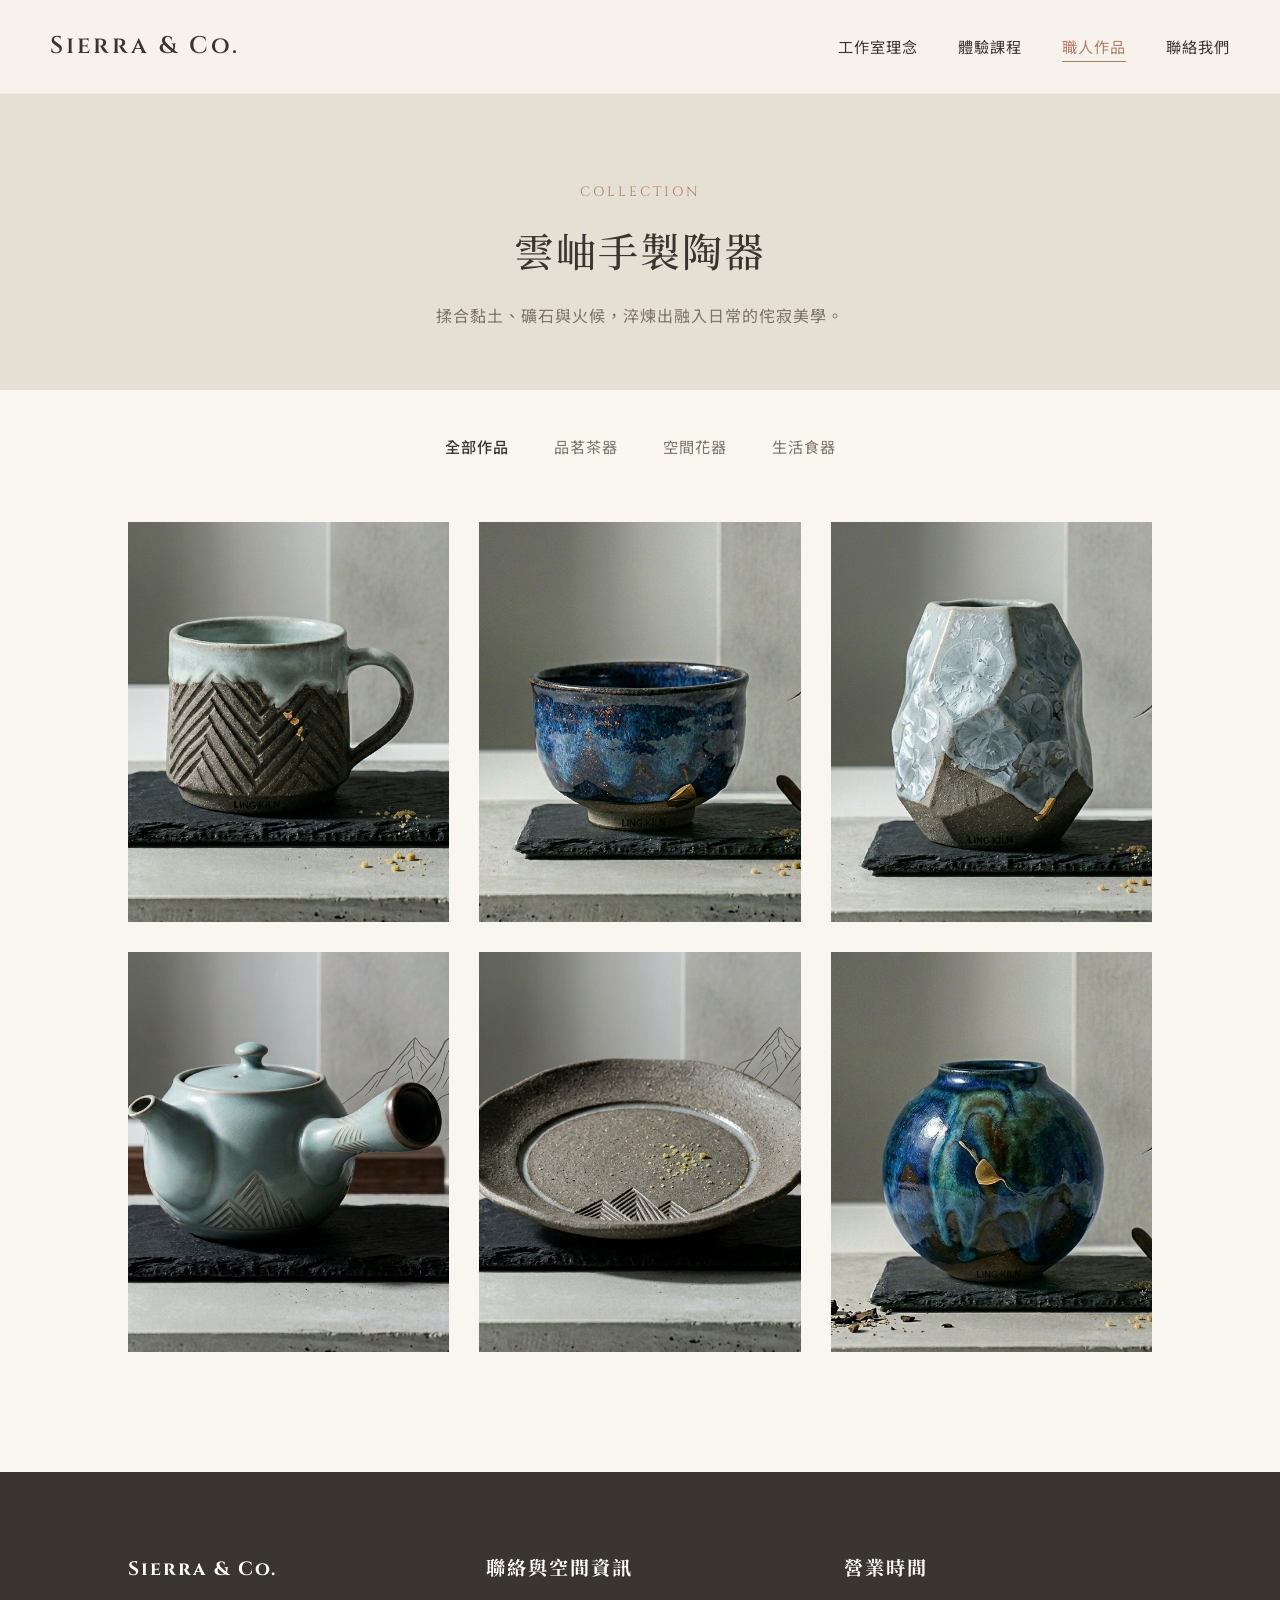
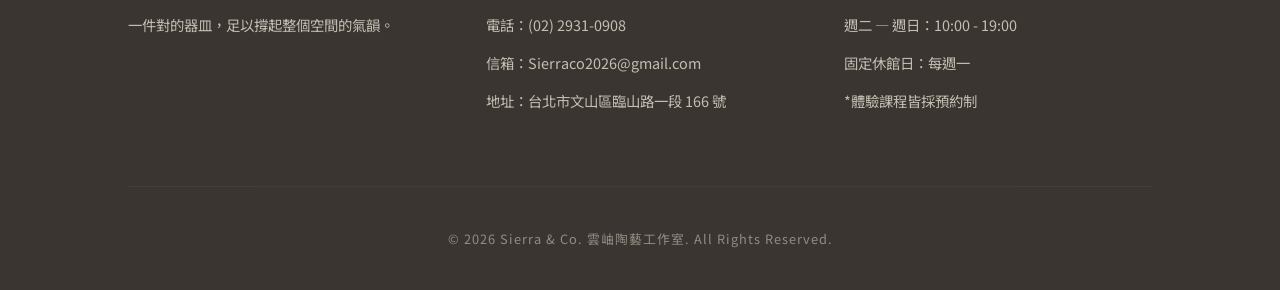
<file: gallery.html>
<!DOCTYPE html>
<html lang="zh-TW">
<head>
    <meta charset="UTF-8">
    <meta name="viewport" content="width=device-width, initial-scale=1.0">
    <title>職人作品 | Sierra & Co. 雲岫陶藝工作室</title>
    <link rel="preconnect" href="https://fonts.googleapis.com">
    <link rel="preconnect" href="https://fonts.gstatic.com" crossorigin>
    <link href="https://fonts.googleapis.com/css2?family=Cinzel:wght@400;600&family=Noto+Sans+TC:wght@300;400;500&family=Noto+Serif+TC:wght@400;600&display=swap" rel="stylesheet">
    
    <style>
        /* --- 承襲首頁基礎樣式設定 --- */
        :root {
            --bg-color: #f9f6f0;       /* 溫潤燕麥白 */
            --text-dark: #3a3530;     /* 深炭褐 */
            --text-muted: #7c7267;    /* 淺泥灰 */
            --accent-clay: #b07d62;   /* 陶土赤紅 */
            --accent-sand: #e6dfd3;   /* 沙礫膚色 */
            --transition: all 0.4s cubic-bezier(0.25, 1, 0.5, 1);
        }

        * {
            margin: 0;
            padding: 0;
            box-sizing: border-box;
        }

        body {
            font-family: 'Noto Sans TC', sans-serif;
            background-color: var(--bg-color);
            color: var(--text-dark);
            line-height: 1.8;
            overflow-x: hidden;
        }

        a {
            text-decoration: none;
            color: inherit;
            transition: var(--transition);
        }

        /* --- 導覽列 Navigation --- */
        header {
            position: fixed;
            top: 0;
            left: 0;
            width: 100%;
            padding: 25px 50px;
            display: flex;
            justify-content: space-between;
            align-items: center;
            z-index: 1000;
            background-color: rgba(249, 246, 240, 0.85);
            backdrop-filter: blur(10px);
            border-bottom: 1px solid rgba(58, 53, 48, 0.05);
        }

        .logo {
            font-family: 'Cinzel', serif;
            font-size: 1.5rem;
            letter-spacing: 3px;
            font-weight: 600;
            color: var(--text-dark);
        }

        .menu-toggle {
            display: none;
            flex-direction: column;
            justify-content: space-between;
            width: 24px;
            height: 16px;
            cursor: pointer;
            z-index: 1002;
        }

        .menu-toggle .bar {
            width: 100%;
            height: 1.5px;
            background-color: var(--text-dark);
            transition: var(--transition);
        }

        .nav-links {
            display: flex;
            list-style: none;
            gap: 40px;
        }

        .nav-links a {
            font-size: 0.95rem;
            letter-spacing: 1px;
            font-weight: 400;
            position: relative;
        }

        .nav-links a::after {
            content: '';
            position: absolute;
            width: 0;
            height: 1px;
            bottom: -5px;
            left: 0;
            background-color: var(--accent-clay);
            transition: var(--transition);
        }

        .nav-links a:hover::after {
            width: 100%;
        }

        .nav-links a:hover, .nav-links .active-page {
            color: var(--accent-clay);
        }
        
        .nav-links .active-page::after {
            width: 100%;
        }

        /* --- 頁面標頭 Page Header --- */
        .page-title-section {
            padding: 180px 10% 60px 10%;
            text-align: center;
            background-color: var(--accent-sand);
        }

        .section-tag {
            font-family: 'Cinzel', serif;
            color: var(--accent-clay);
            font-size: 0.85rem;
            letter-spacing: 3px;
            display: block;
            margin-bottom: 10px;
        }

        .page-title {
            font-family: 'Noto Serif TC', serif;
            font-size: 2.5rem;
            font-weight: 500;
            letter-spacing: 2px;
            margin-bottom: 15px;
        }

        .page-desc {
            color: var(--text-muted);
            font-size: 1rem;
            letter-spacing: 1px;
            max-width: 600px;
            margin: 0 auto;
        }

        /* --- 作品篩選器 Filter --- */
        .filter-container {
            display: flex;
            justify-content: center;
            gap: 25px;
            padding: 40px 10px;
            background-color: var(--bg-color);
        }

        .filter-btn {
            background: none;
            border: none;
            font-family: 'Noto Sans TC', sans-serif;
            font-size: 0.95rem;
            color: var(--text-muted);
            cursor: pointer;
            padding: 5px 10px;
            letter-spacing: 1px;
            transition: var(--transition);
            position: relative;
        }

        .filter-btn:hover, .filter-btn.active {
            color: var(--text-dark);
            font-weight: 500;
        }

        /* --- 作品藝廊本體 --- */
        .gallery-section {
            padding: 20px 10% 120px 10%;
        }

        .gallery-grid {
            display: grid;
            grid-template-columns: repeat(3, 1fr);
            gap: 30px;
        }

        .gallery-item {
            position: relative;
            overflow: hidden;
            height: 400px;
            background-color: var(--accent-sand);
            transition: opacity 0.4s ease, transform 0.4s ease; 
        }

        .gallery-item.hide {
            display: none;
        }

        .gallery-item img {
            width: 100%;
            height: 100%;
            object-fit: cover;
            transition: var(--transition);
        }

        .gallery-item:hover img {
            transform: scale(1.05);
        }

        .gallery-overlay {
            position: absolute;
            top: 0; left: 0; width: 100%; height: 100%;
            background: rgba(58, 53, 48, 0.5);
            display: flex;
            flex-direction: column;
            align-items: center;
            justify-content: center;
            color: #fff;
            opacity: 0;
            transition: var(--transition);
            padding: 20px;
            text-align: center;
        }

        .gallery-item:hover .gallery-overlay {
            opacity: 1;
        }

        .gallery-overlay h3 {
            font-family: 'Noto Serif TC', serif;
            font-size: 1.25rem;
            letter-spacing: 2px;
            margin-bottom: 8px;
            font-weight: 400;
        }

        .gallery-overlay span {
            font-size: 0.85rem;
            letter-spacing: 1px;
            opacity: 0.8;
        }

        /* --- 聯絡與資訊 Footer --- */
        footer {
            background-color: var(--text-dark);
            color: var(--accent-sand);
            padding: 80px 10% 40px 10%;
        }

        .footer-content {
            display: grid;
            grid-template-columns: repeat(auto-fit, minmax(250px, 1fr));
            gap: 50px;
            margin-bottom: 60px;
        }

        .footer-box h4 {
            font-family: 'Cinzel', 'Noto Serif TC', serif;
            font-size: 1.2rem;
            margin-bottom: 25px;
            letter-spacing: 2px;
            color: #fff;
        }

        .footer-box p, .footer-box li {
            font-size: 0.9rem;
            margin-bottom: 12px;
            opacity: 0.8;
            list-style: none;
        }

        .footer-bottom {
            text-align: center;
            padding-top: 40px;
            border-top: 1px solid rgba(230, 223, 211, 0.1);
            font-size: 0.8rem;
            opacity: 0.5;
            letter-spacing: 1px;
        }

        /* --- 📱 RWD 行動裝置樣式 --- */
        @media (max-width: 968px) {
            header { 
                padding: 20px 30px; 
            }
            
            .menu-toggle { 
                display: flex; 
                order: 2;
            }

            .menu-toggle.active .bar:nth-child(1) {
                transform: translateY(7px) rotate(45deg);
            }
            .menu-toggle.active .bar:nth-child(2) {
                opacity: 0;
            }
            .menu-toggle.active .bar:nth-child(3) {
                transform: translateY(-7px) rotate(-45deg);
            }

            .nav-links {
                display: flex;
                flex-direction: column;
                justify-content: flex-start;
                align-items: flex-end;
                position: absolute;
                top: 100%;
                right: 30px;
                width: 200px;
                padding: 25px 20px;
                background-color: rgba(249, 246, 240, 0.98);
                box-shadow: 0 10px 30px rgba(58, 53, 48, 0.08);
                gap: 20px;
                list-style: none;
                opacity: 0;
                transform: translateY(-15px); 
                pointer-events: none;
                transition: var(--transition);
                z-index: 1000;
            }

            .nav-links.active {
                opacity: 1;
                transform: translateY(0);
                pointer-events: auto;
            }

            .nav-links a {
                font-size: 1rem;
                width: 100%;
                text-align: right;
            }

            .page-title-section { padding: 140px 5% 40px 5%; }
            .page-title { font-size: 2rem; }
            .gallery-section { padding: 20px 5% 80px 5%; }
            .gallery-grid { grid-template-columns: repeat(2, 1fr); gap: 20px; }
            .gallery-item { height: 300px; }
        }

        @media (max-width: 576px) {
            .gallery-grid { grid-template-columns: 1fr; }
            .filter-container { gap: 10px; flex-wrap: wrap; }
            .filter-btn { font-size: 0.85rem; }
        }

        /* --- 回到頂部按鈕 --- */
        #scroll-top-btn {
            position: fixed;
            right: 24px;
            bottom: 30px;
            width: 48px;
            height: 48px;
            border: none;
            border-radius: 50%;
            background-color: var(--accent-clay);
            color: #fff;
            font-size: 1.4rem;
            cursor: pointer;
            box-shadow: 0 12px 28px rgba(176, 125, 98, 0.22);
            opacity: 0;
            visibility: hidden;
            transform: translateY(10px);
            transition: opacity 0.25s ease, transform 0.25s ease, visibility 0.25s ease;
            z-index: 1003;
        }

        #scroll-top-btn.visible {
            opacity: 1;
            visibility: visible;
            transform: translateY(0);
        }

        #scroll-top-btn:hover {
            background-color: #98624e;
        }
    </style>
</head>
<body>

    <header>
        <div class="logo">Sierra & Co.</div>
        
        <div class="menu-toggle" id="mobile-menu">
            <span class="bar"></span>
            <span class="bar"></span>
            <span class="bar"></span>
        </div>
        
        <nav>
            <ul class="nav-links">
                <li><a href="index.html#about">工作室理念</a></li>
                <li><a href="index.html#courses">體驗課程</a></li>
                <li><a href="gallery.html" class="active-page">職人作品</a></li>
                <li><a href="index.html#contact">聯絡我們</a></li>
            </ul>
        </nav>
    </header>

    <section class="page-title-section">
        <span class="section-tag">COLLECTION</span>
        <h1 class="page-title">雲岫手製陶器</h1>
        <p class="page-desc">揉合黏土、礦石與火候，淬煉出融入日常的侘寂美學。</p>
    </section>

    <div class="filter-container">
        <button class="filter-btn active" data-filter="all">全部作品</button>
        <button class="filter-btn" data-filter="tea">品茗茶器</button>
        <button class="filter-btn" data-filter="vase">空間花器</button>
        <button class="filter-btn" data-filter="tableware">生活食器</button>
    </div>

    <section class="gallery-section">
        <div class="gallery-grid">
            <div class="gallery-item" data-category="tableware">
                <img src="雪口系列 - 刻痕杯.png" alt="雪口馬克杯">
                <div class="gallery-overlay">
                    <h3>雪口系列 - 刻痕杯</h3>
                    <span>生活食器</span>
                </div>
            </div>
            <div class="gallery-item" data-category="tea">
                <img src="柴燒手拉胚 - 茶碗.png" alt="柴燒茶碗">
                <div class="gallery-overlay">
                    <h3>柴燒手拉胚 - 茶碗</h3>
                    <span>品茗茶器</span>
                </div>
            </div>
            <div class="gallery-item" data-category="vase">
                <img src="結晶釉 - 礦質花器.png" alt="礦質花器">
                <div class="gallery-overlay">
                    <h3>結晶釉 - 礦質花器</h3>
                    <span>空間花器</span>
                </div>
            </div>
            <div class="gallery-item" data-category="tea">
                <img src="薄霧青瓷 - 側把壺.png" alt="青瓷茶壺">
                <div class="gallery-overlay">
                    <h3>薄霧青瓷 - 側把壺</h3>
                    <span>品茗茶器</span>
                </div>
            </div>
            <div class="gallery-item" data-category="tableware">
                <img src="粗砂灰泥 - 點心淺盤.png" alt="粗砂淺盤">
                <div class="gallery-overlay">
                    <h3>粗砂灰泥 - 點心淺盤</h3>
                    <span>生活食器</span>
                </div>
            </div>
            <div class="gallery-item" data-category="vase">
                <img src="落灰柴燒 - 圓融花器.png" alt="柴燒花器">
                <div class="gallery-overlay">
                    <h3>落灰柴燒 - 圓融花器</h3>
                    <span>空間花器</span>
                </div>
            </div>
        </div>
    </section>

    <footer id="contact">
        <div class="footer-content">
            <div class="footer-box">
                <h4>Sierra & Co.</h4>
                <p>一件對的器皿，足以撐起整個空間的氣韻。</p>
            </div>
            <div class="footer-box">
                <h4>聯絡與空間資訊</h4>
                <ul>
                    <li>電話：(02) 2931-0908</li>
                    <li>信箱：Sierraco2026@gmail.com</li>
                    <li>地址：台北市文山區臨山路一段 166 號</li>
                </ul>
            </div>
            <div class="footer-box">
                <h4>營業時間</h4>
                <ul>
                    <li>週二 — 週日：10:00 - 19:00</li>
                    <li>固定休館日：每週一</li>
                    <li>*體驗課程皆採預約制</li>
                </ul>
            </div>
        </div>
        <div class="footer-bottom">
            <p>&copy; 2026 Sierra & Co. 雲岫陶藝工作室. All Rights Reserved.</p>
        </div>
    </footer>

    <script>
       document.addEventListener('DOMContentLoaded', () => {
    // 1. RWD 漢堡選單邏輯
    const menuToggle = document.getElementById('mobile-menu');
    const navLinks = document.querySelector('.nav-links');

    if (menuToggle && navLinks) {
        menuToggle.addEventListener('click', (e) => {
            e.stopPropagation();
            menuToggle.classList.toggle('active');
            navLinks.classList.toggle('active');
        });

        // 【核心修正】點擊選單時的跳轉與滾動邏輯
        document.querySelectorAll('.nav-links a').forEach(link => {
            link.addEventListener('click', (e) => {
                const href = link.getAttribute('href');

                // 情況 A：如果點擊的是跨頁連結（例如 gallery.html），完全不介入，讓瀏覽器正常跳轉
                if (href === 'gallery.html' || !href.includes('#')) {
                    return; 
                }

                // 情況 B：如果點擊的是同頁面的錨點（例如 index.html#about 或 #about）
                // 手機版時，點擊後自動收起選單
                menuToggle.classList.remove('active');
                navLinks.classList.remove('active');
            });
        });

        // 點擊選單以外的地方自動收起
        document.addEventListener('click', (e) => {
            if (!menuToggle.contains(e.target) && !navLinks.contains(e.target)) {
                menuToggle.classList.remove('active');
                navLinks.classList.remove('active');
            }
        });
    }

    // 2. 作品分類篩選器邏輯
    const filterButtons = document.querySelectorAll('.filter-btn');
    const galleryItems = document.querySelectorAll('.gallery-item');

    filterButtons.forEach(button => {
        button.addEventListener('click', () => {
            filterButtons.forEach(btn => btn.classList.remove('active'));
            button.classList.add('active');

            const filterValue = button.getAttribute('data-filter');

            galleryItems.forEach(item => {
                const itemCategory = item.getAttribute('data-category');
                if (filterValue === 'all' || filterValue === itemCategory) {
                    item.classList.remove('hide');
                } else {
                    item.classList.add('hide');
                }
            });
        });
    });

    const scrollTopBtn = document.getElementById('scroll-top-btn');

    if (scrollTopBtn) {
        window.addEventListener('scroll', () => {
            if (window.scrollY > 300) {
                scrollTopBtn.classList.add('visible');
            } else {
                scrollTopBtn.classList.remove('visible');
            }
        });

        scrollTopBtn.addEventListener('click', () => {
            window.scrollTo({ top: 0, behavior: 'smooth' });
        });
    }
});
    </script>
    <button id="scroll-top-btn" aria-label="回到頂部">↑</button>
</body>
</html>
</file>
